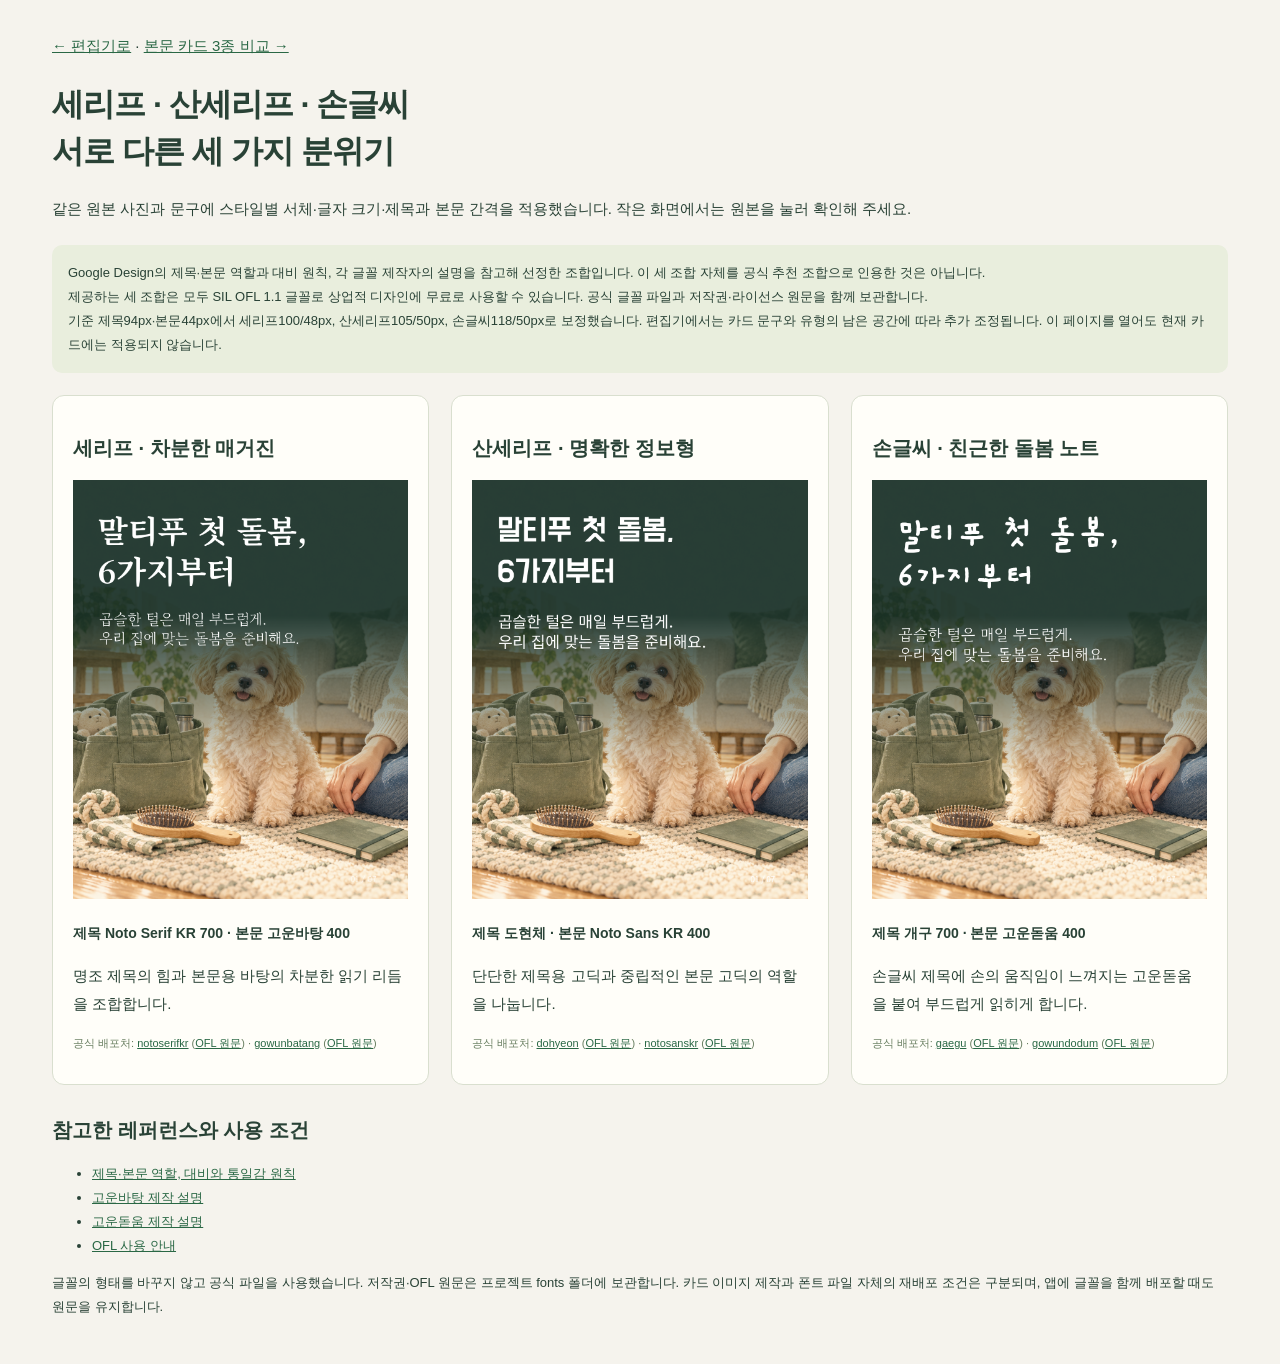
<file: source/extension/output/font-study-v1/index.html>
<!doctype html><html lang="ko"><meta charset="utf-8"><meta name="viewport" content="width=device-width,initial-scale=1"><title>세리프·산세리프·손글씨 폰트 조합</title><style>*{box-sizing:border-box}body{max-width:1240px;margin:auto;padding:32px;background:#f5f3ed;color:#294236;font:15px/1.85 "Malgun Gothic",sans-serif}h1{font-size:32px;line-height:1.45;letter-spacing:-1px}h2{font-size:20px;line-height:1.5}h3{font-size:14px}a{color:#2a6845}.grid{display:grid;grid-template-columns:repeat(3,1fr);gap:22px}article{min-width:0;background:#fffef9;border:1px solid #d9dfcf;border-radius:12px;padding:20px}img{width:100%;height:auto}.sources{font-size:11px;color:#687e60}.note{padding:16px;background:#e9eedd;border-radius:10px;margin:22px 0;font-size:13px}.refs{font-size:13px;margin-top:30px}@media(max-width:850px){.grid{grid-template-columns:1fr}body{padding:20px}h1{font-size:27px}article{max-width:540px;margin:auto}}</style><a href="/editor/">← 편집기로</a> · <a href="body.html">본문 카드 3종 비교 →</a><h1>세리프 · 산세리프 · 손글씨<br>서로 다른 세 가지 분위기</h1><p>같은 원본 사진과 문구에 스타일별 서체·글자 크기·제목과 본문 간격을 적용했습니다. 작은 화면에서는 원본을 눌러 확인해 주세요.</p><div class="note">Google Design의 제목·본문 역할과 대비 원칙, 각 글꼴 제작자의 설명을 참고해 선정한 조합입니다. 이 세 조합 자체를 공식 추천 조합으로 인용한 것은 아닙니다.<br>제공하는 세 조합은 모두 SIL OFL 1.1 글꼴로 상업적 디자인에 무료로 사용할 수 있습니다. 공식 글꼴 파일과 저작권·라이선스 원문을 함께 보관합니다.<br>기준 제목94px·본문44px에서 세리프100/48px, 산세리프105/50px, 손글씨118/50px로 보정했습니다. 편집기에서는 카드 문구와 유형의 남은 공간에 따라 추가 조정됩니다. 이 페이지를 열어도 현재 카드에는 적용되지 않습니다.</div><div class="grid"><article><h2>세리프 · 차분한 매거진</h2><a href="serif.png" target="_blank"><img src="serif.png" alt="세리프 · 차분한 매거진 제목과 본문 비교"></a><h3>제목 Noto Serif KR 700 · 본문 고운바탕 400</h3><p>명조 제목의 힘과 본문용 바탕의 차분한 읽기 리듬을 조합합니다.</p><p class="sources">공식 배포처: <a href="https://github.com/google/fonts/tree/main/ofl/notoserifkr" target="_blank" rel="noreferrer">notoserifkr</a> (<a href="https://raw.githubusercontent.com/google/fonts/main/ofl/notoserifkr/OFL.txt" target="_blank" rel="noreferrer">OFL 원문</a>) · <a href="https://github.com/google/fonts/tree/main/ofl/gowunbatang" target="_blank" rel="noreferrer">gowunbatang</a> (<a href="https://raw.githubusercontent.com/google/fonts/main/ofl/gowunbatang/OFL.txt" target="_blank" rel="noreferrer">OFL 원문</a>)</p></article><article><h2>산세리프 · 명확한 정보형</h2><a href="sans.png" target="_blank"><img src="sans.png" alt="산세리프 · 명확한 정보형 제목과 본문 비교"></a><h3>제목 도현체 · 본문 Noto Sans KR 400</h3><p>단단한 제목용 고딕과 중립적인 본문 고딕의 역할을 나눕니다.</p><p class="sources">공식 배포처: <a href="https://github.com/google/fonts/tree/main/ofl/dohyeon" target="_blank" rel="noreferrer">dohyeon</a> (<a href="https://raw.githubusercontent.com/google/fonts/main/ofl/dohyeon/OFL.txt" target="_blank" rel="noreferrer">OFL 원문</a>) · <a href="https://github.com/google/fonts/tree/main/ofl/notosanskr" target="_blank" rel="noreferrer">notosanskr</a> (<a href="https://raw.githubusercontent.com/google/fonts/main/ofl/notosanskr/OFL.txt" target="_blank" rel="noreferrer">OFL 원문</a>)</p></article><article><h2>손글씨 · 친근한 돌봄 노트</h2><a href="hand.png" target="_blank"><img src="hand.png" alt="손글씨 · 친근한 돌봄 노트 제목과 본문 비교"></a><h3>제목 개구 700 · 본문 고운돋움 400</h3><p>손글씨 제목에 손의 움직임이 느껴지는 고운돋움을 붙여 부드럽게 읽히게 합니다.</p><p class="sources">공식 배포처: <a href="https://github.com/google/fonts/tree/main/ofl/gaegu" target="_blank" rel="noreferrer">gaegu</a> (<a href="https://raw.githubusercontent.com/google/fonts/main/ofl/gaegu/OFL.txt" target="_blank" rel="noreferrer">OFL 원문</a>) · <a href="https://github.com/google/fonts/tree/main/ofl/gowundodum" target="_blank" rel="noreferrer">gowundodum</a> (<a href="https://raw.githubusercontent.com/google/fonts/main/ofl/gowundodum/OFL.txt" target="_blank" rel="noreferrer">OFL 원문</a>)</p></article></div><section class="refs"><h2>참고한 레퍼런스와 사용 조건</h2><ul><li><a href="https://design.google/library/choosing-web-fonts-beginners-guide" target="_blank" rel="noreferrer">제목·본문 역할, 대비와 통일감 원칙</a></li><li><a href="https://raw.githubusercontent.com/google/fonts/main/ofl/gowunbatang/DESCRIPTION.en_us.html" target="_blank" rel="noreferrer">고운바탕 제작 설명</a></li><li><a href="https://raw.githubusercontent.com/google/fonts/main/ofl/gowundodum/DESCRIPTION.en_us.html" target="_blank" rel="noreferrer">고운돋움 제작 설명</a></li><li><a href="https://openfontlicense.org/ofl-faq/" target="_blank" rel="noreferrer">OFL 사용 안내</a></li></ul><p>글꼴의 형태를 바꾸지 않고 공식 파일을 사용했습니다. 저작권·OFL 원문은 프로젝트 fonts 폴더에 보관합니다. 카드 이미지 제작과 폰트 파일 자체의 재배포 조건은 구분되며, 앱에 글꼴을 함께 배포할 때도 원문을 유지합니다.</p></section></html>
</file>
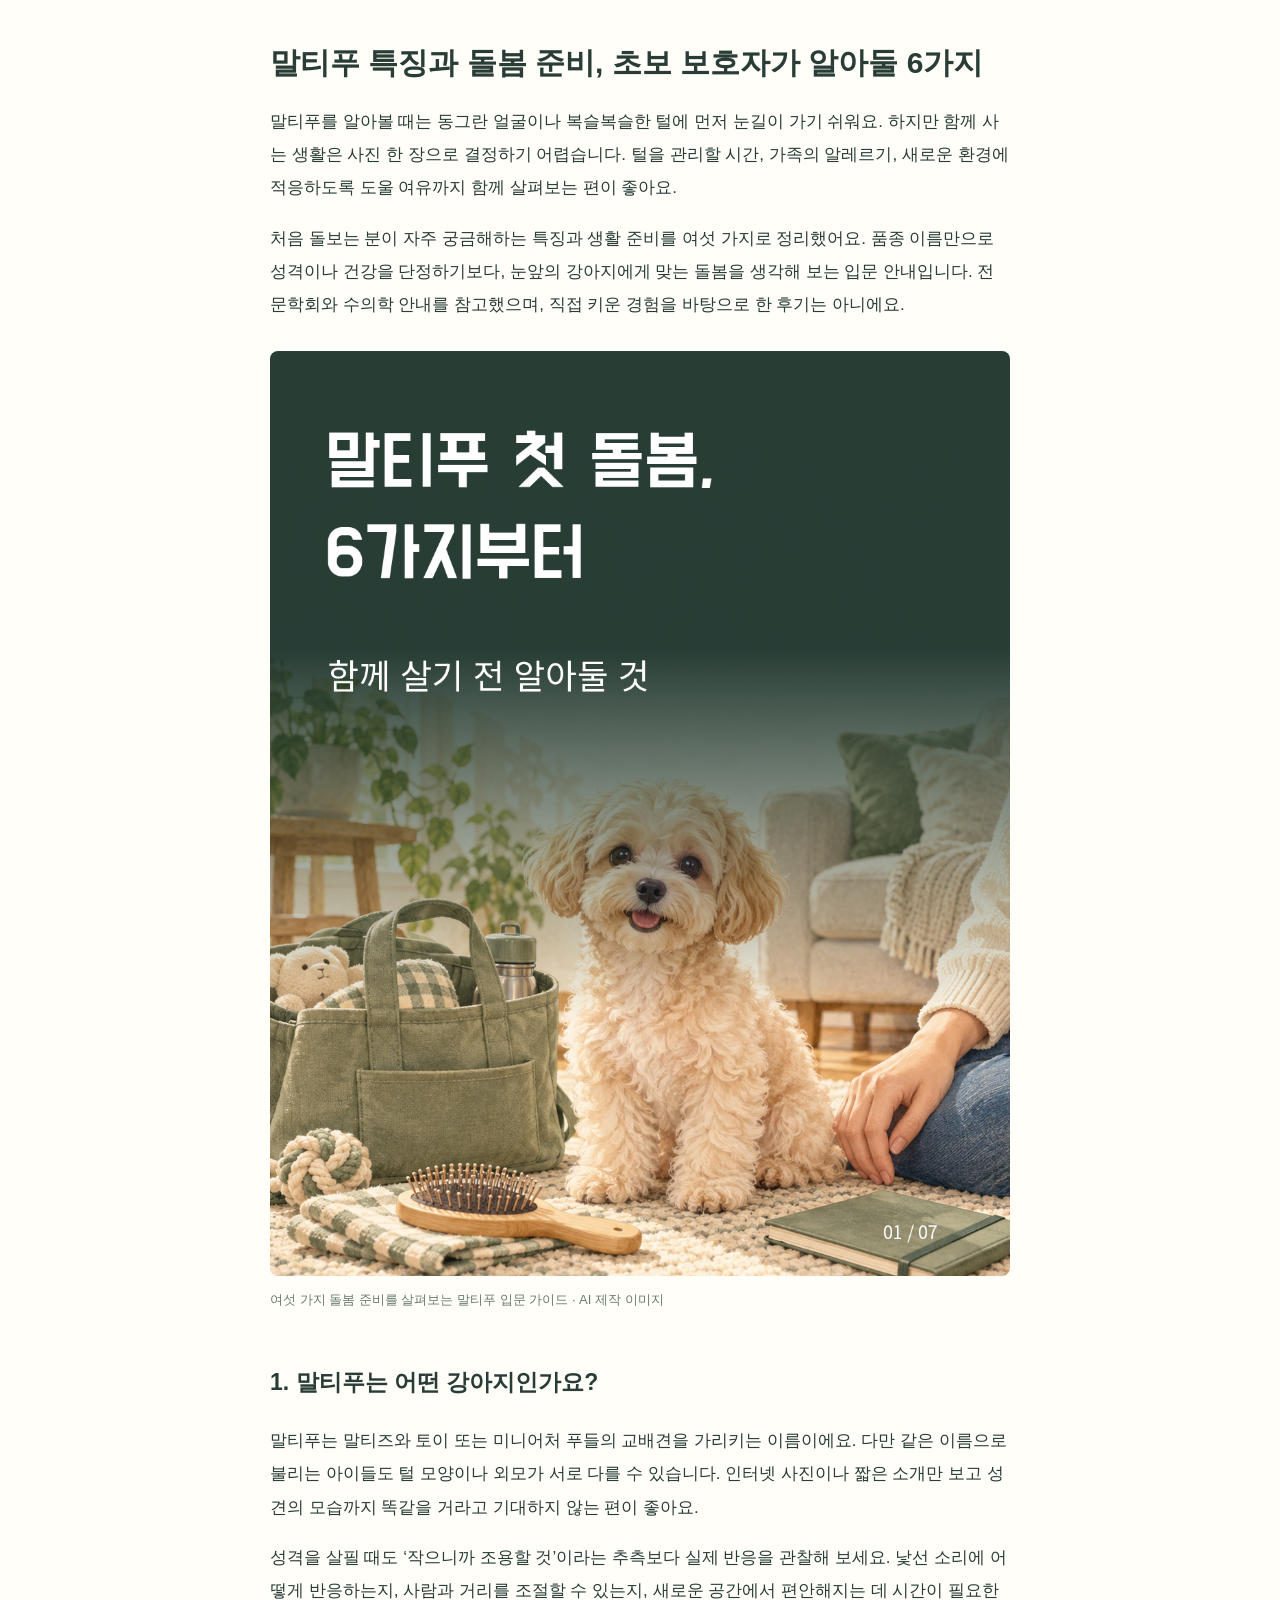
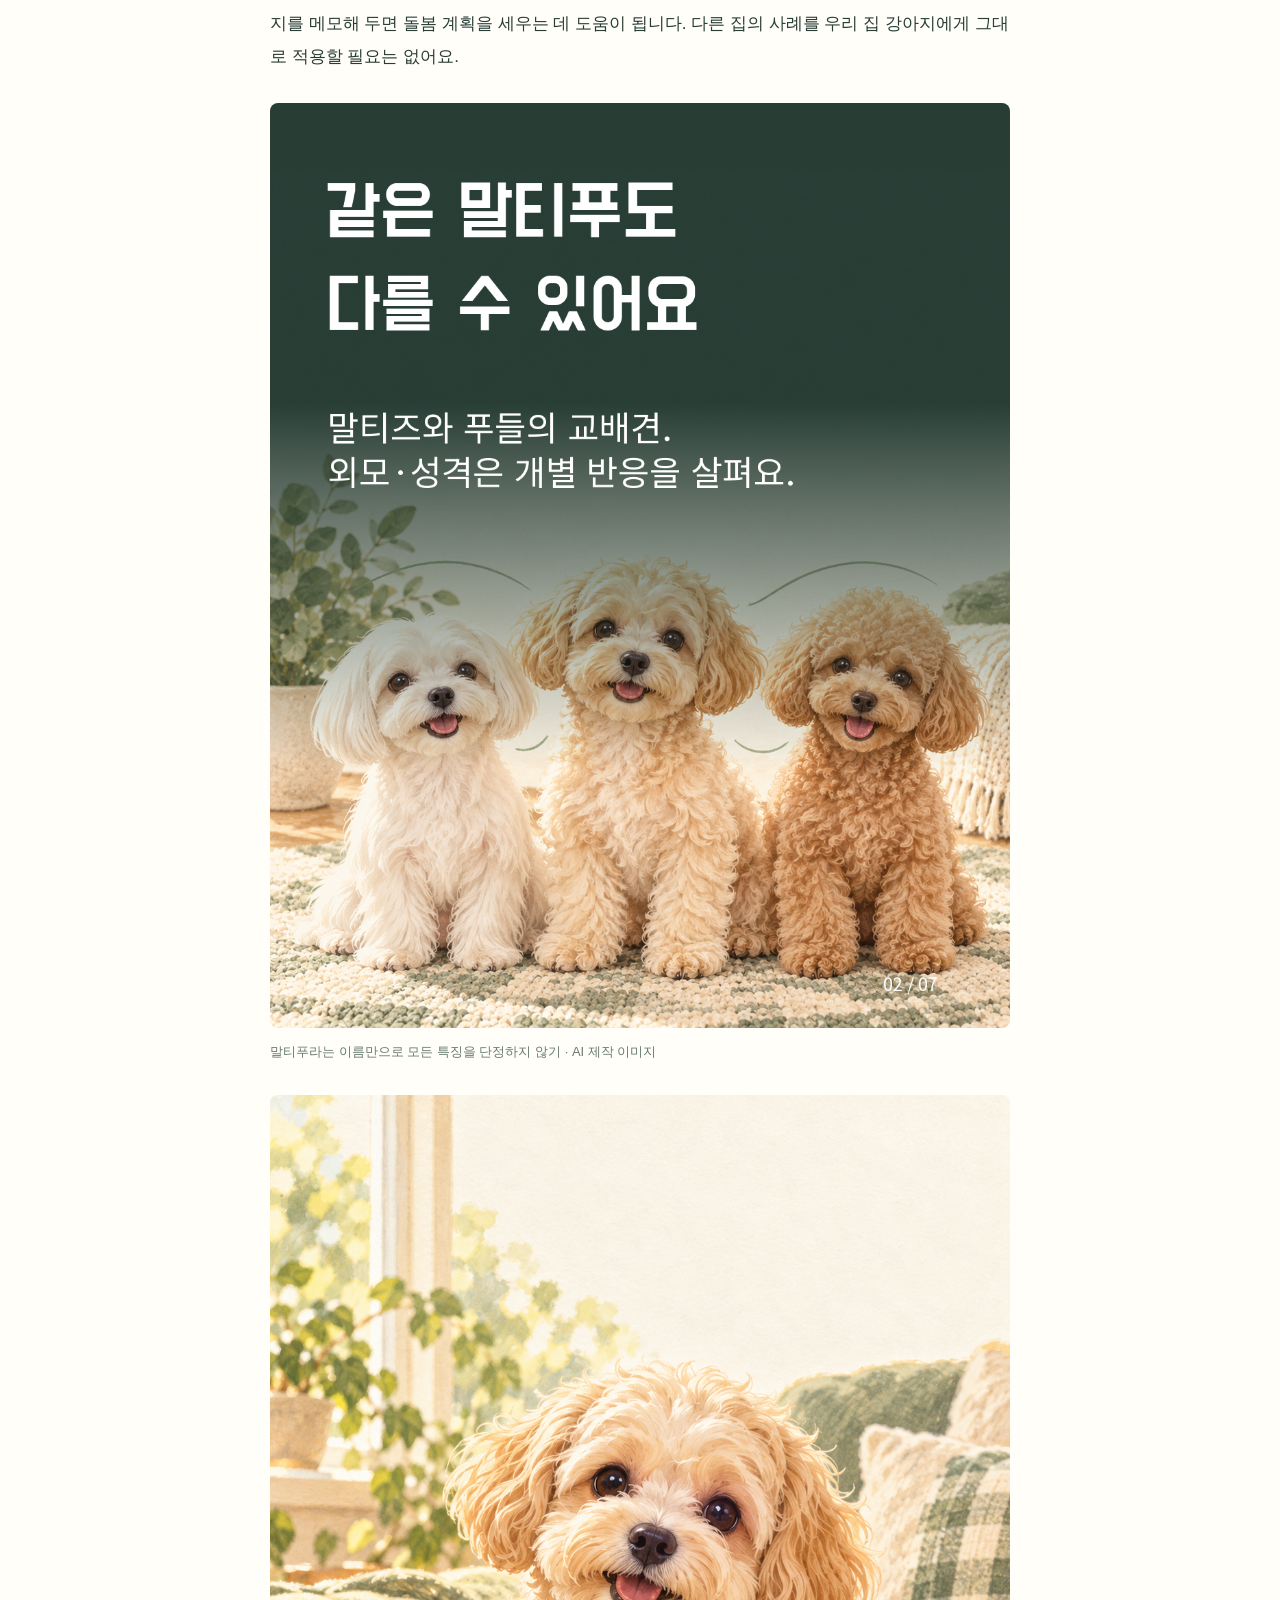
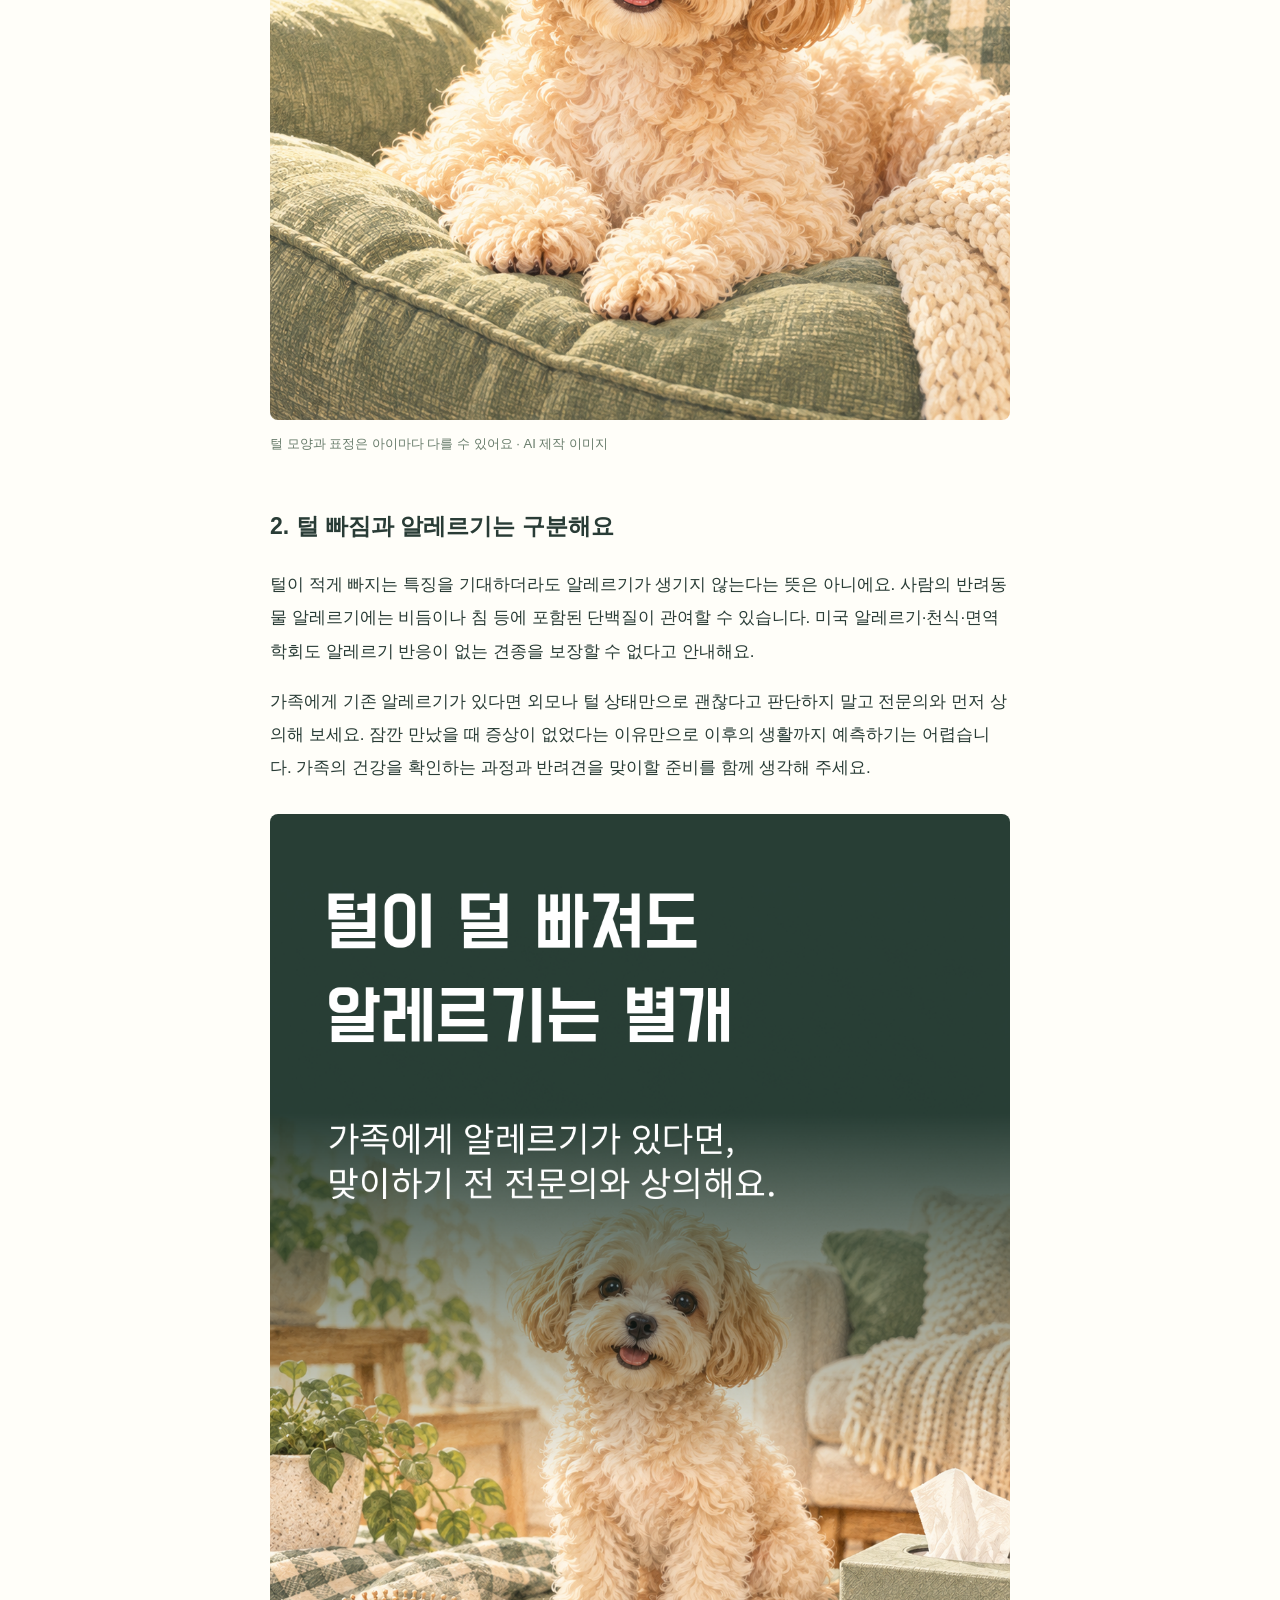
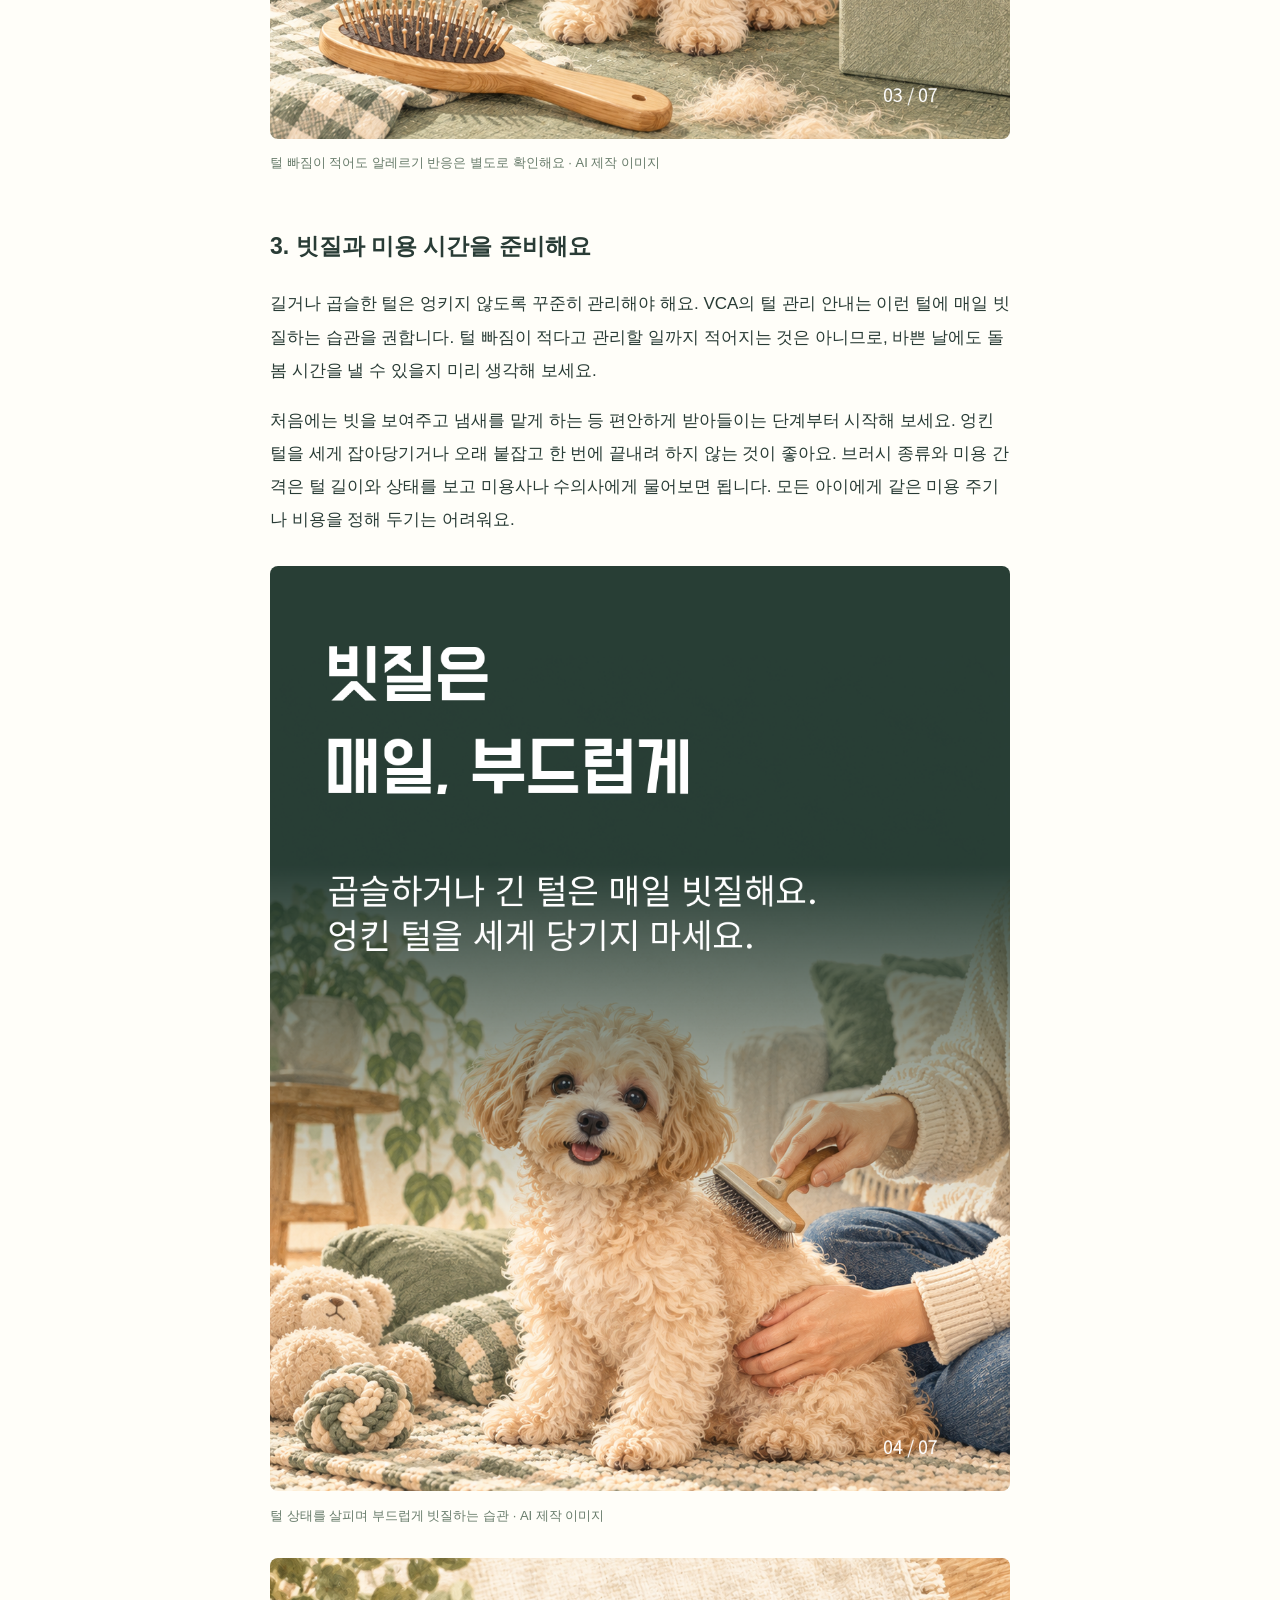
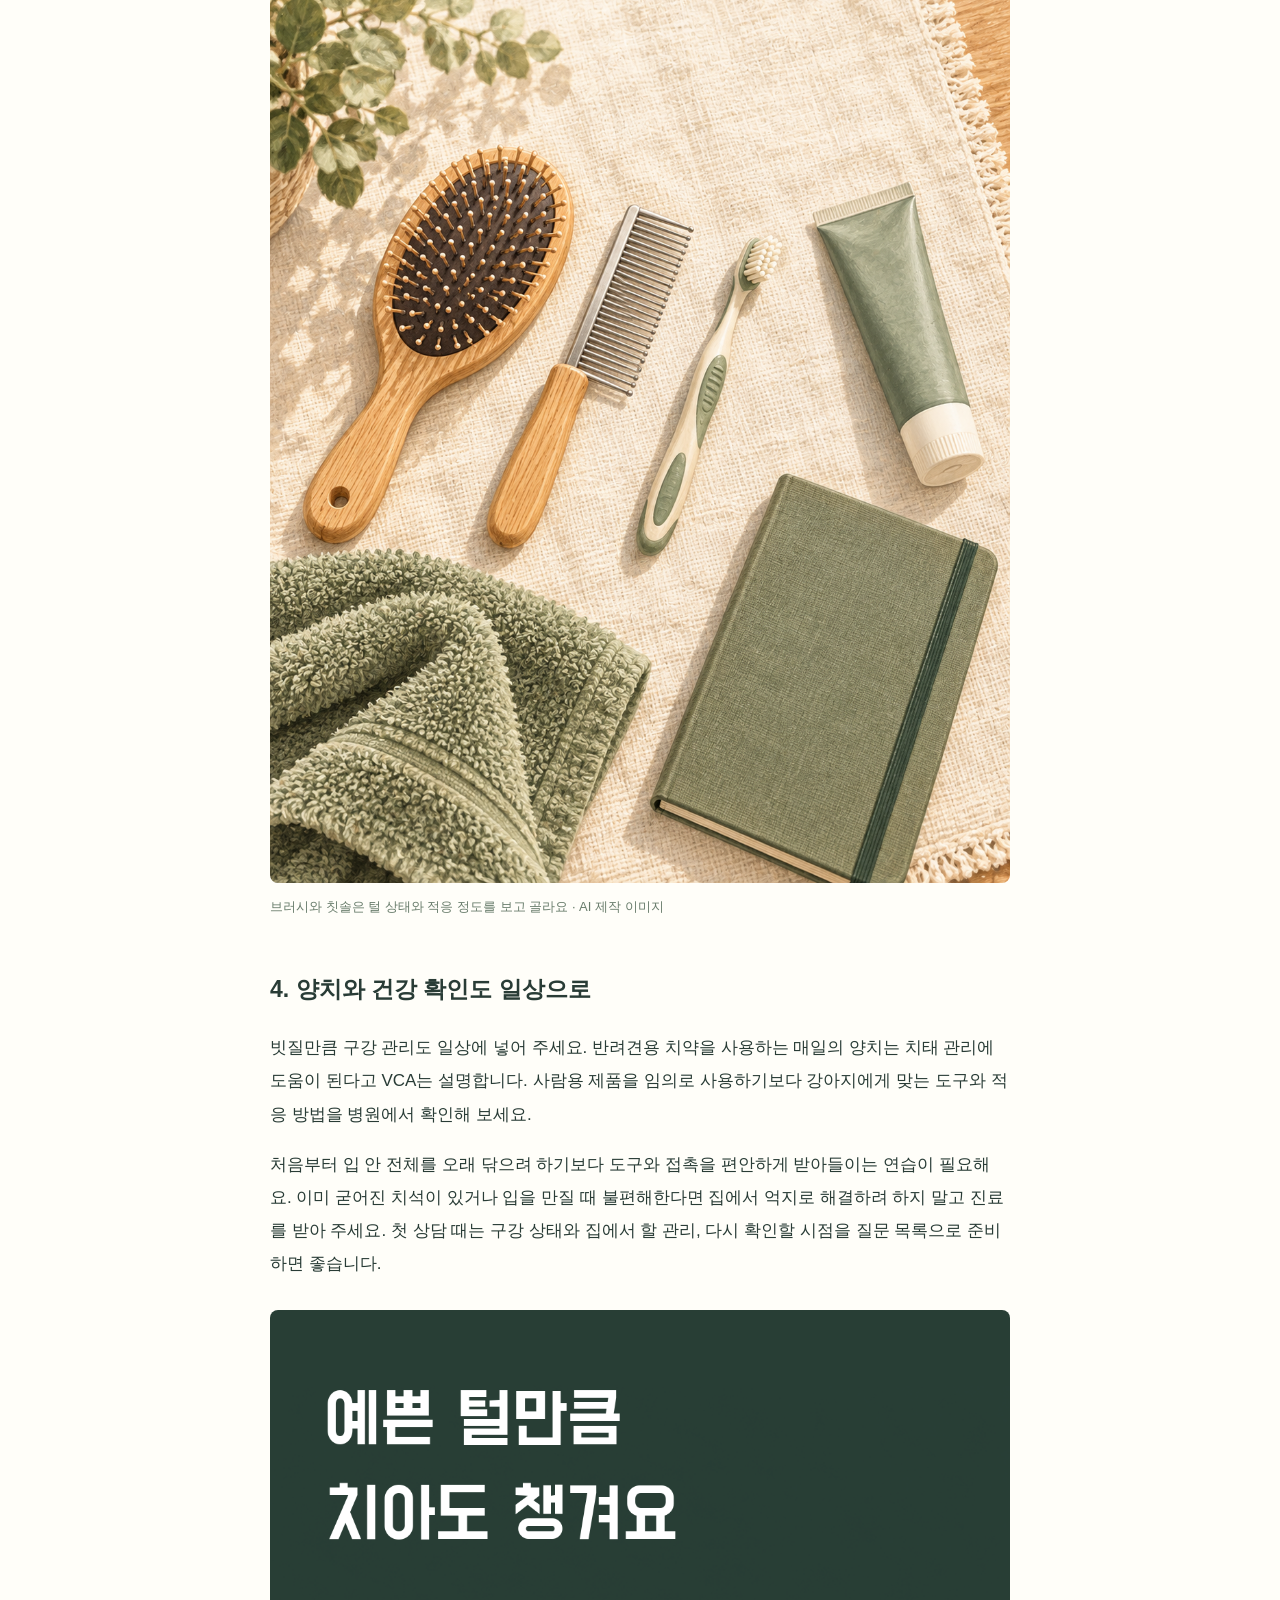
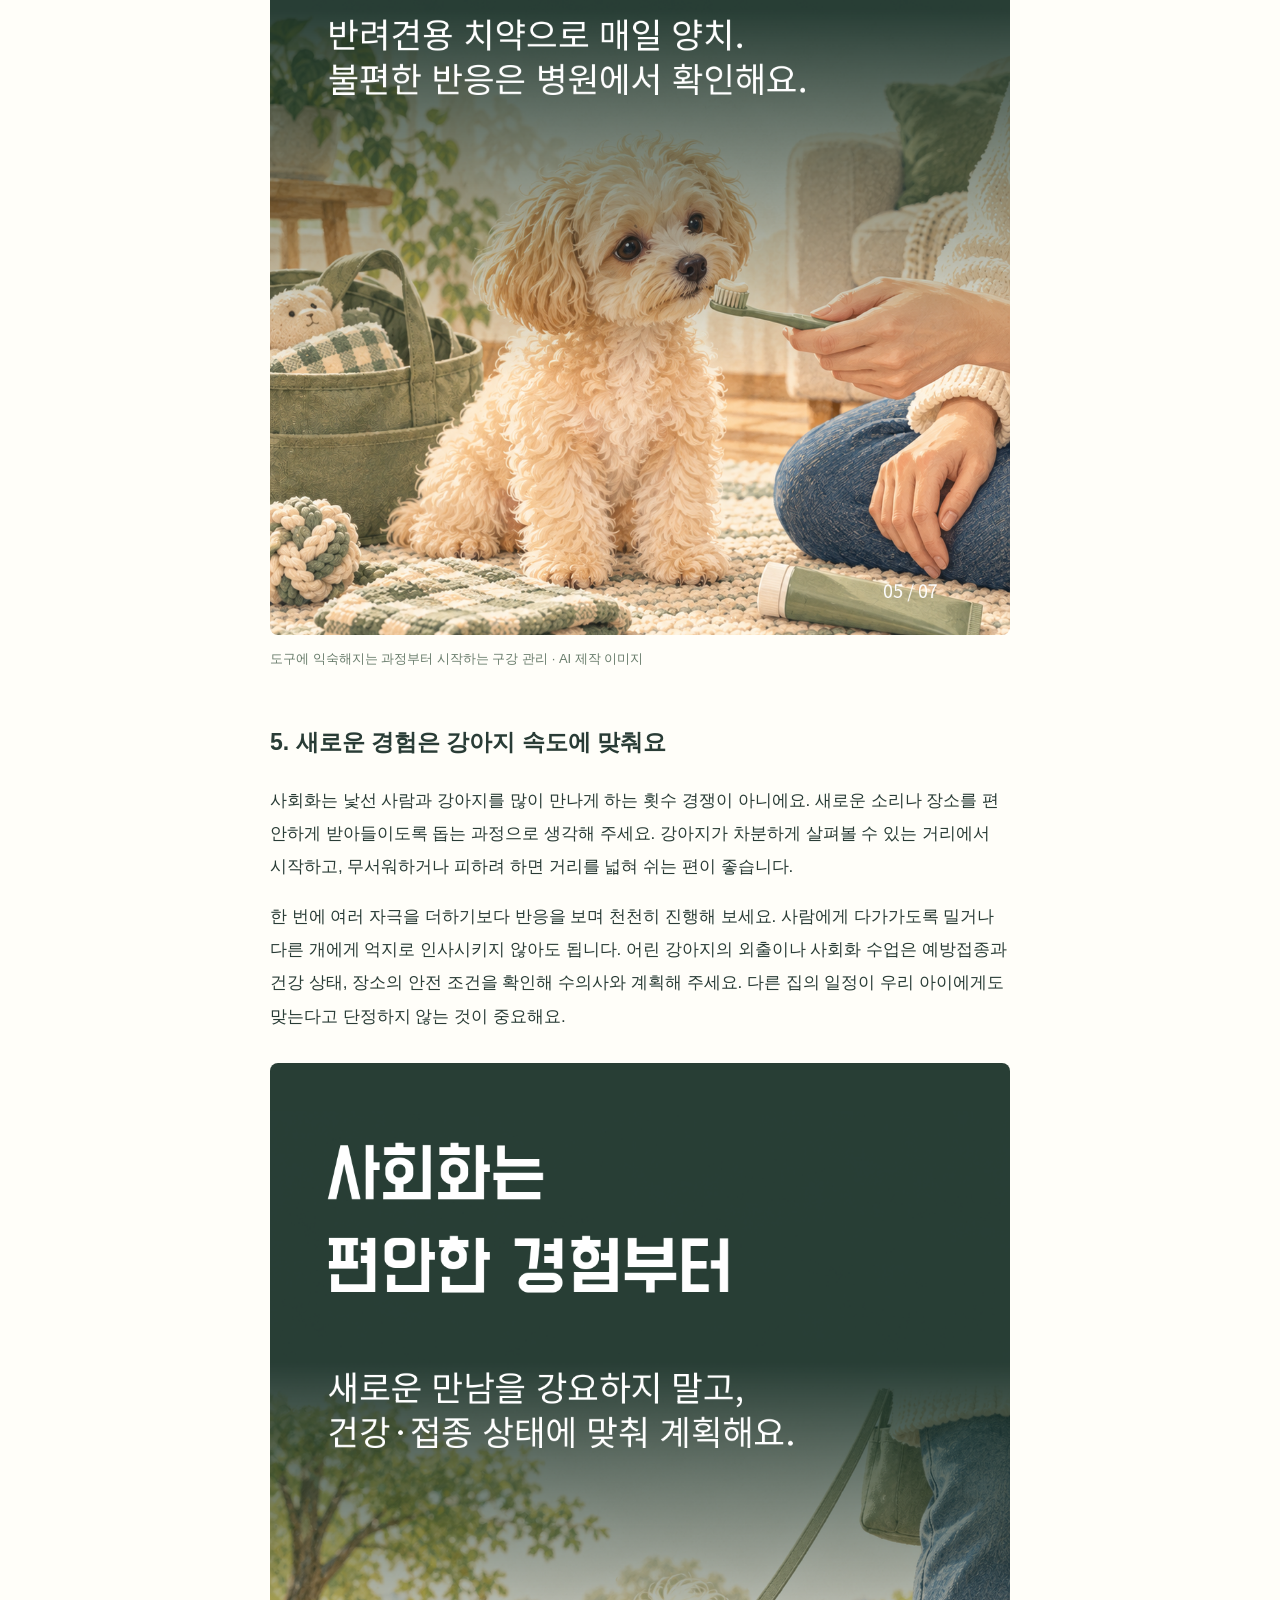
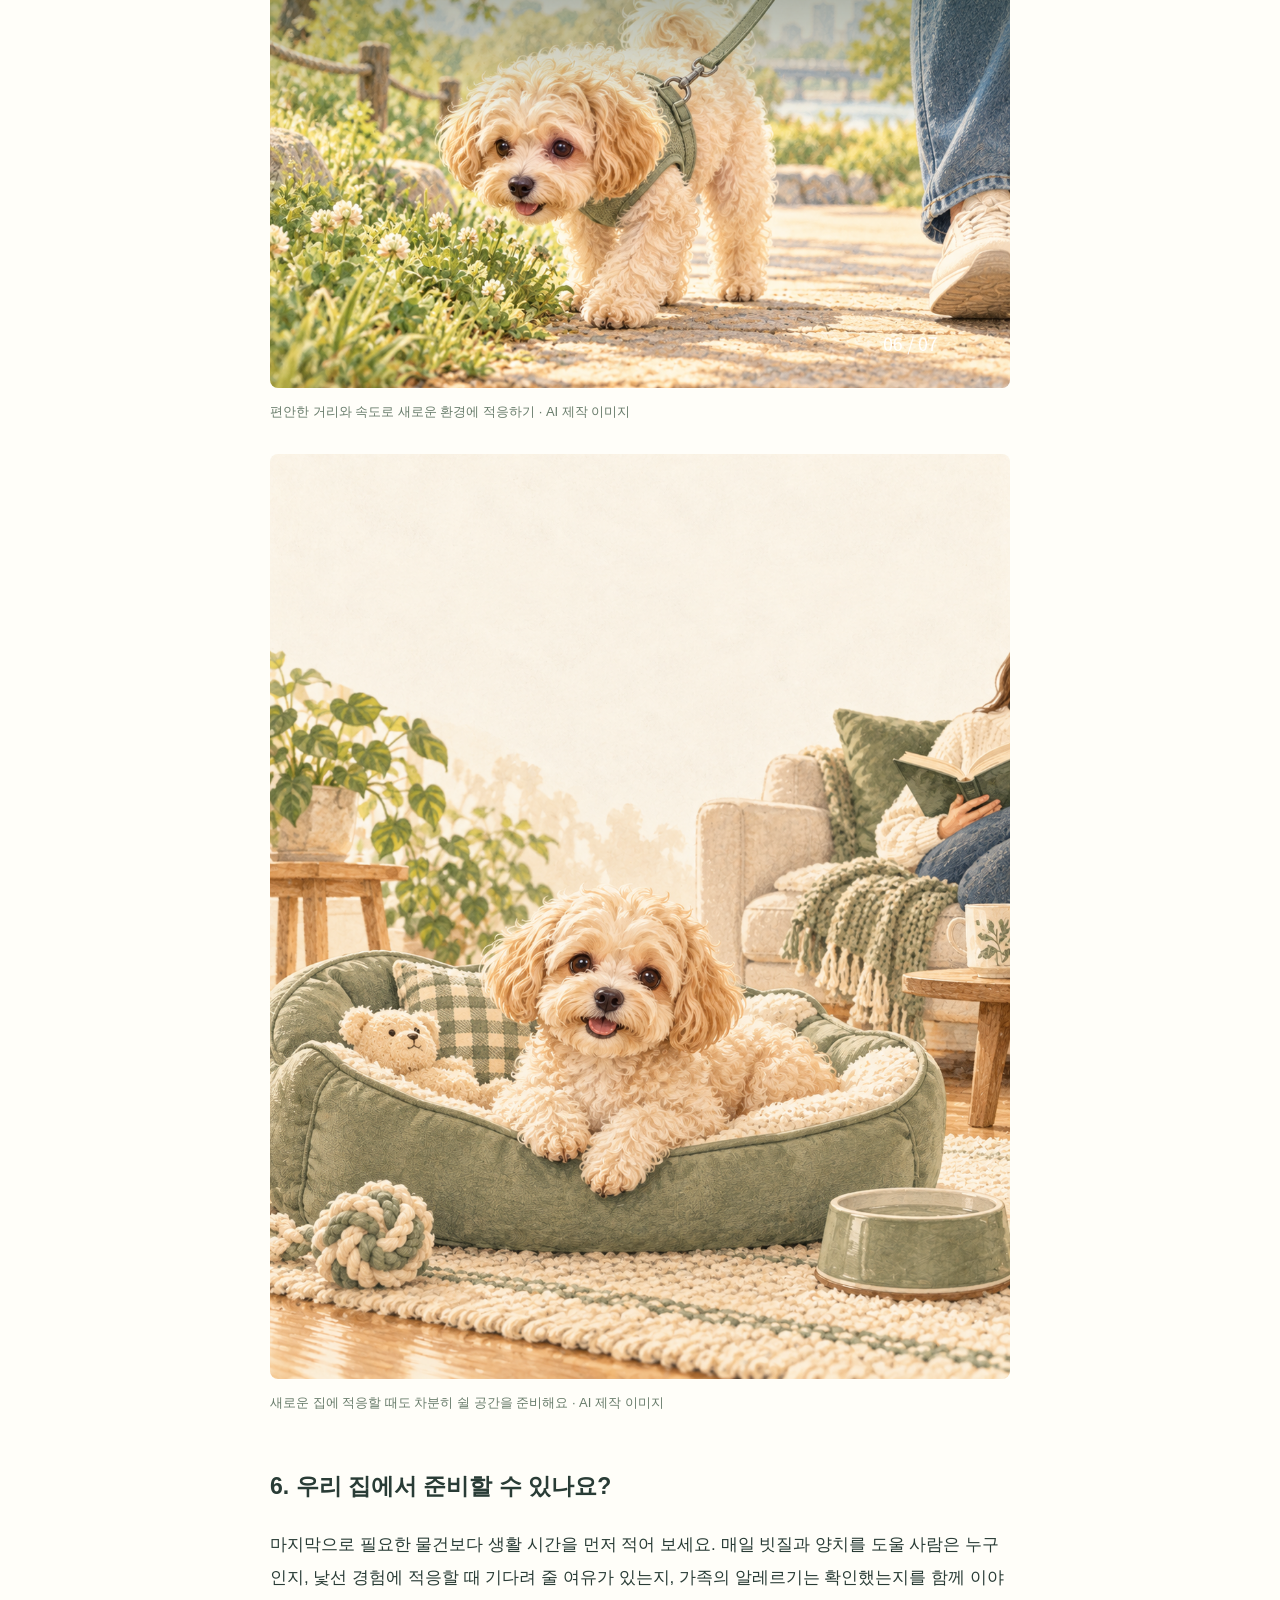
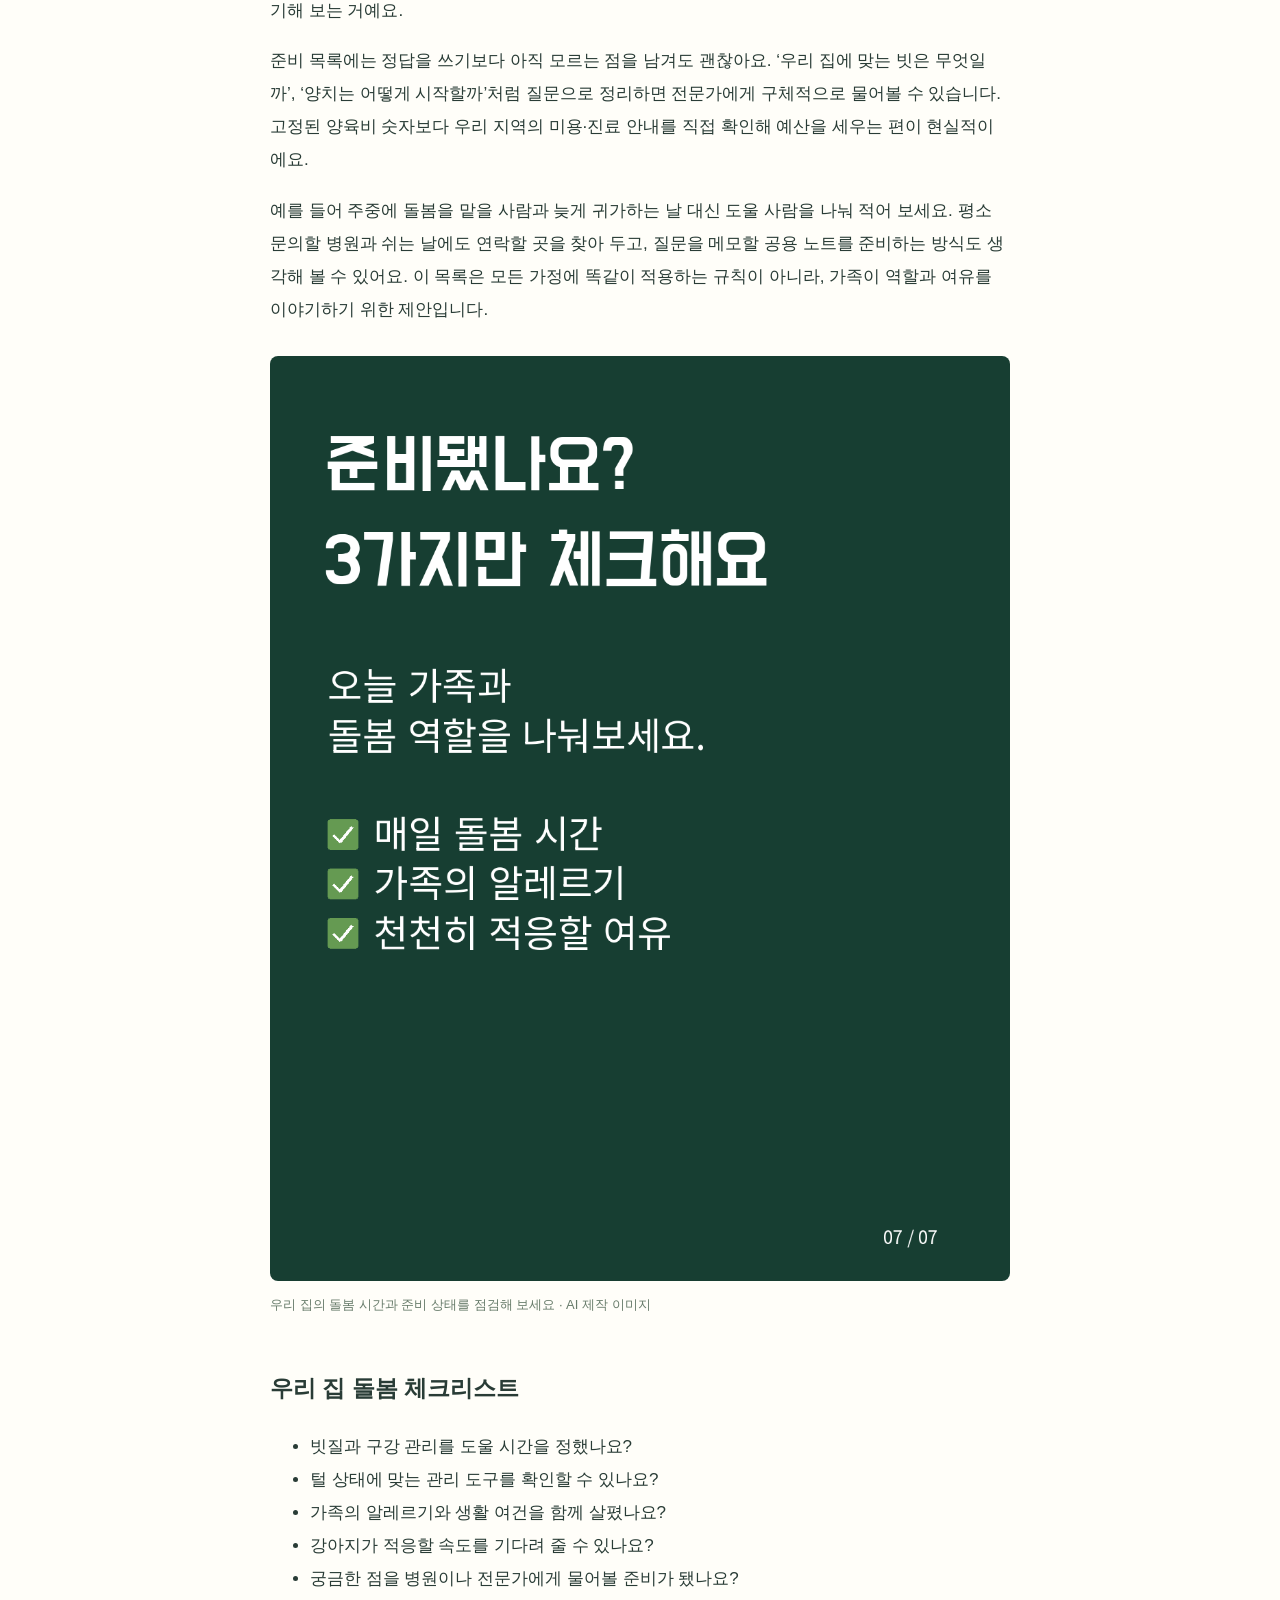
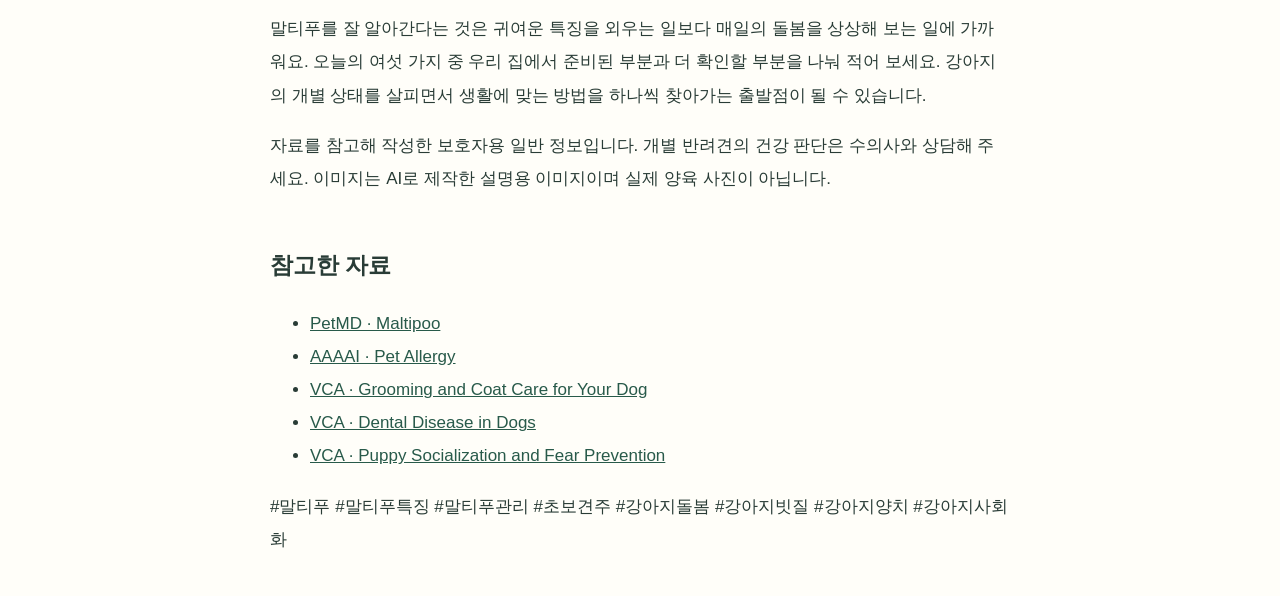
<file: results/dog-blog/미리보기.html>
<!doctype html><html lang="ko"><meta charset="utf-8"><meta name="viewport" content="width=device-width, initial-scale=1"><title>말티푸 특징과 돌봄 준비, 초보 보호자가 알아둘 6가지</title><style>body{max-width:740px;margin:40px auto;padding:0 24px;background:#fffef9;color:#293c36;font:17px/1.95 "Malgun Gothic",sans-serif}h1{font-size:30px;line-height:1.5}h2{font-size:23px;margin-top:48px}p{white-space:pre-wrap}figure{margin:30px 0}img{width:100%;height:auto;border-radius:8px}figcaption{font-size:13px;color:#687c6b}a{color:#285a4a}</style><h1>말티푸 특징과 돌봄 준비, 초보 보호자가 알아둘 6가지</h1><p>말티푸를 알아볼 때는 동그란 얼굴이나 복슬복슬한 털에 먼저 눈길이 가기 쉬워요. 하지만 함께 사는 생활은 사진 한 장으로 결정하기 어렵습니다. 털을 관리할 시간, 가족의 알레르기, 새로운 환경에 적응하도록 도울 여유까지 함께 살펴보는 편이 좋아요.</p><p>처음 돌보는 분이 자주 궁금해하는 특징과 생활 준비를 여섯 가지로 정리했어요. 품종 이름만으로 성격이나 건강을 단정하기보다, 눈앞의 강아지에게 맞는 돌봄을 생각해 보는 입문 안내입니다. 전문학회와 수의학 안내를 참고했으며, 직접 키운 경험을 바탕으로 한 후기는 아니에요.</p><figure><img src="images/01.png" alt="생활용품 옆에 앉은 크림색 말티푸를 그린 표지"><figcaption>여섯 가지 돌봄 준비를 살펴보는 말티푸 입문 가이드 · AI 제작 이미지</figcaption></figure><h2>1. 말티푸는 어떤 강아지인가요?</h2><p>말티푸는 말티즈와 토이 또는 미니어처 푸들의 교배견을 가리키는 이름이에요. 다만 같은 이름으로 불리는 아이들도 털 모양이나 외모가 서로 다를 수 있습니다. 인터넷 사진이나 짧은 소개만 보고 성견의 모습까지 똑같을 거라고 기대하지 않는 편이 좋아요.</p><p>성격을 살필 때도 ‘작으니까 조용할 것’이라는 추측보다 실제 반응을 관찰해 보세요. 낯선 소리에 어떻게 반응하는지, 사람과 거리를 조절할 수 있는지, 새로운 공간에서 편안해지는 데 시간이 필요한지를 메모해 두면 돌봄 계획을 세우는 데 도움이 됩니다. 다른 집의 사례를 우리 집 강아지에게 그대로 적용할 필요는 없어요.</p><figure><img src="images/02.png" alt="말티즈와 말티푸, 토이 푸들을 나란히 표현한 설명 그림"><figcaption>말티푸라는 이름만으로 모든 특징을 단정하지 않기 · AI 제작 이미지</figcaption></figure><figure><img src="images/08.png" alt="세이지색 쿠션에서 쉬는 크림색 말티푸의 얼굴 그림"><figcaption>털 모양과 표정은 아이마다 다를 수 있어요 · AI 제작 이미지</figcaption></figure><h2>2. 털 빠짐과 알레르기는 구분해요</h2><p>털이 적게 빠지는 특징을 기대하더라도 알레르기가 생기지 않는다는 뜻은 아니에요. 사람의 반려동물 알레르기에는 비듬이나 침 등에 포함된 단백질이 관여할 수 있습니다. 미국 알레르기·천식·면역학회도 알레르기 반응이 없는 견종을 보장할 수 없다고 안내해요.</p><p>가족에게 기존 알레르기가 있다면 외모나 털 상태만으로 괜찮다고 판단하지 말고 전문의와 먼저 상의해 보세요. 잠깐 만났을 때 증상이 없었다는 이유만으로 이후의 생활까지 예측하기는 어렵습니다. 가족의 건강을 확인하는 과정과 반려견을 맞이할 준비를 함께 생각해 주세요.</p><figure><img src="images/03.png" alt="말티푸와 빗, 휴지를 함께 배치한 알레르기 설명 그림"><figcaption>털 빠짐이 적어도 알레르기 반응은 별도로 확인해요 · AI 제작 이미지</figcaption></figure><h2>3. 빗질과 미용 시간을 준비해요</h2><p>길거나 곱슬한 털은 엉키지 않도록 꾸준히 관리해야 해요. VCA의 털 관리 안내는 이런 털에 매일 빗질하는 습관을 권합니다. 털 빠짐이 적다고 관리할 일까지 적어지는 것은 아니므로, 바쁜 날에도 돌봄 시간을 낼 수 있을지 미리 생각해 보세요.</p><p>처음에는 빗을 보여주고 냄새를 맡게 하는 등 편안하게 받아들이는 단계부터 시작해 보세요. 엉킨 털을 세게 잡아당기거나 오래 붙잡고 한 번에 끝내려 하지 않는 것이 좋아요. 브러시 종류와 미용 간격은 털 길이와 상태를 보고 미용사나 수의사에게 물어보면 됩니다. 모든 아이에게 같은 미용 주기나 비용을 정해 두기는 어려워요.</p><figure><img src="images/04.png" alt="편안한 말티푸의 등을 보호자가 부드럽게 빗는 그림"><figcaption>털 상태를 살피며 부드럽게 빗질하는 습관 · AI 제작 이미지</figcaption></figure><figure><img src="images/09.png" alt="브러시와 빗, 강아지용 칫솔, 수건을 정리한 돌봄 도구 그림"><figcaption>브러시와 칫솔은 털 상태와 적응 정도를 보고 골라요 · AI 제작 이미지</figcaption></figure><h2>4. 양치와 건강 확인도 일상으로</h2><p>빗질만큼 구강 관리도 일상에 넣어 주세요. 반려견용 치약을 사용하는 매일의 양치는 치태 관리에 도움이 된다고 VCA는 설명합니다. 사람용 제품을 임의로 사용하기보다 강아지에게 맞는 도구와 적응 방법을 병원에서 확인해 보세요.</p><p>처음부터 입 안 전체를 오래 닦으려 하기보다 도구와 접촉을 편안하게 받아들이는 연습이 필요해요. 이미 굳어진 치석이 있거나 입을 만질 때 불편해한다면 집에서 억지로 해결하려 하지 말고 진료를 받아 주세요. 첫 상담 때는 구강 상태와 집에서 할 관리, 다시 확인할 시점을 질문 목록으로 준비하면 좋습니다.</p><figure><img src="images/05.png" alt="보호자가 든 칫솔의 냄새를 맡는 말티푸 그림"><figcaption>도구에 익숙해지는 과정부터 시작하는 구강 관리 · AI 제작 이미지</figcaption></figure><h2>5. 새로운 경험은 강아지 속도에 맞춰요</h2><p>사회화는 낯선 사람과 강아지를 많이 만나게 하는 횟수 경쟁이 아니에요. 새로운 소리나 장소를 편안하게 받아들이도록 돕는 과정으로 생각해 주세요. 강아지가 차분하게 살펴볼 수 있는 거리에서 시작하고, 무서워하거나 피하려 하면 거리를 넓혀 쉬는 편이 좋습니다.</p><p>한 번에 여러 자극을 더하기보다 반응을 보며 천천히 진행해 보세요. 사람에게 다가가도록 밀거나 다른 개에게 억지로 인사시키지 않아도 됩니다. 어린 강아지의 외출이나 사회화 수업은 예방접종과 건강 상태, 장소의 안전 조건을 확인해 수의사와 계획해 주세요. 다른 집의 일정이 우리 아이에게도 맞는다고 단정하지 않는 것이 중요해요.</p><figure><img src="images/06.png" alt="느슨한 줄과 하네스를 착용하고 조용한 공원을 살피는 말티푸"><figcaption>편안한 거리와 속도로 새로운 환경에 적응하기 · AI 제작 이미지</figcaption></figure><figure><img src="images/10.png" alt="거실의 조용한 침대에서 쉬는 크림색 말티푸 그림"><figcaption>새로운 집에 적응할 때도 차분히 쉴 공간을 준비해요 · AI 제작 이미지</figcaption></figure><h2>6. 우리 집에서 준비할 수 있나요?</h2><p>마지막으로 필요한 물건보다 생활 시간을 먼저 적어 보세요. 매일 빗질과 양치를 도울 사람은 누구인지, 낯선 경험에 적응할 때 기다려 줄 여유가 있는지, 가족의 알레르기는 확인했는지를 함께 이야기해 보는 거예요.</p><p>준비 목록에는 정답을 쓰기보다 아직 모르는 점을 남겨도 괜찮아요. ‘우리 집에 맞는 빗은 무엇일까’, ‘양치는 어떻게 시작할까’처럼 질문으로 정리하면 전문가에게 구체적으로 물어볼 수 있습니다. 고정된 양육비 숫자보다 우리 지역의 미용·진료 안내를 직접 확인해 예산을 세우는 편이 현실적이에요.</p><p>예를 들어 주중에 돌봄을 맡을 사람과 늦게 귀가하는 날 대신 도울 사람을 나눠 적어 보세요. 평소 문의할 병원과 쉬는 날에도 연락할 곳을 찾아 두고, 질문을 메모할 공용 노트를 준비하는 방식도 생각해 볼 수 있어요. 이 목록은 모든 가정에 똑같이 적용하는 규칙이 아니라, 가족이 역할과 여유를 이야기하기 위한 제안입니다.</p><figure><img src="images/07.png" alt="돌봄 도구 옆 매트에서 쉬는 말티푸를 그린 체크리스트 카드"><figcaption>우리 집의 돌봄 시간과 준비 상태를 점검해 보세요 · AI 제작 이미지</figcaption></figure><h2>우리 집 돌봄 체크리스트</h2><ul><li>빗질과 구강 관리를 도울 시간을 정했나요?</li><li>털 상태에 맞는 관리 도구를 확인할 수 있나요?</li><li>가족의 알레르기와 생활 여건을 함께 살폈나요?</li><li>강아지가 적응할 속도를 기다려 줄 수 있나요?</li><li>궁금한 점을 병원이나 전문가에게 물어볼 준비가 됐나요?</li></ul><p>말티푸를 잘 알아간다는 것은 귀여운 특징을 외우는 일보다 매일의 돌봄을 상상해 보는 일에 가까워요. 오늘의 여섯 가지 중 우리 집에서 준비된 부분과 더 확인할 부분을 나눠 적어 보세요. 강아지의 개별 상태를 살피면서 생활에 맞는 방법을 하나씩 찾아가는 출발점이 될 수 있습니다.</p><p>자료를 참고해 작성한 보호자용 일반 정보입니다. 개별 반려견의 건강 판단은 수의사와 상담해 주세요. 이미지는 AI로 제작한 설명용 이미지이며 실제 양육 사진이 아닙니다.</p><h2>참고한 자료</h2><ul><li><a href="https://www.petmd.com/dog/breeds/maltipoo">PetMD · Maltipoo</a></li><li><a href="https://www.aaaai.org/conditions-treatments/allergies/pet-allergy">AAAAI · Pet Allergy</a></li><li><a href="https://vcahospitals.com/know-your-pet/grooming-and-coat-care-for-your-dog">VCA · Grooming and Coat Care for Your Dog</a></li><li><a href="https://vcahospitals.com/know-your-pet/dental-disease-in-dogs">VCA · Dental Disease in Dogs</a></li><li><a href="https://vcahospitals.com/know-your-pet/puppy-behavior-and-training---socialization-and-fear-prevention">VCA · Puppy Socialization and Fear Prevention</a></li></ul><p>#말티푸 #말티푸특징 #말티푸관리 #초보견주 #강아지돌봄 #강아지빗질 #강아지양치 #강아지사회화</p></html>
</file>
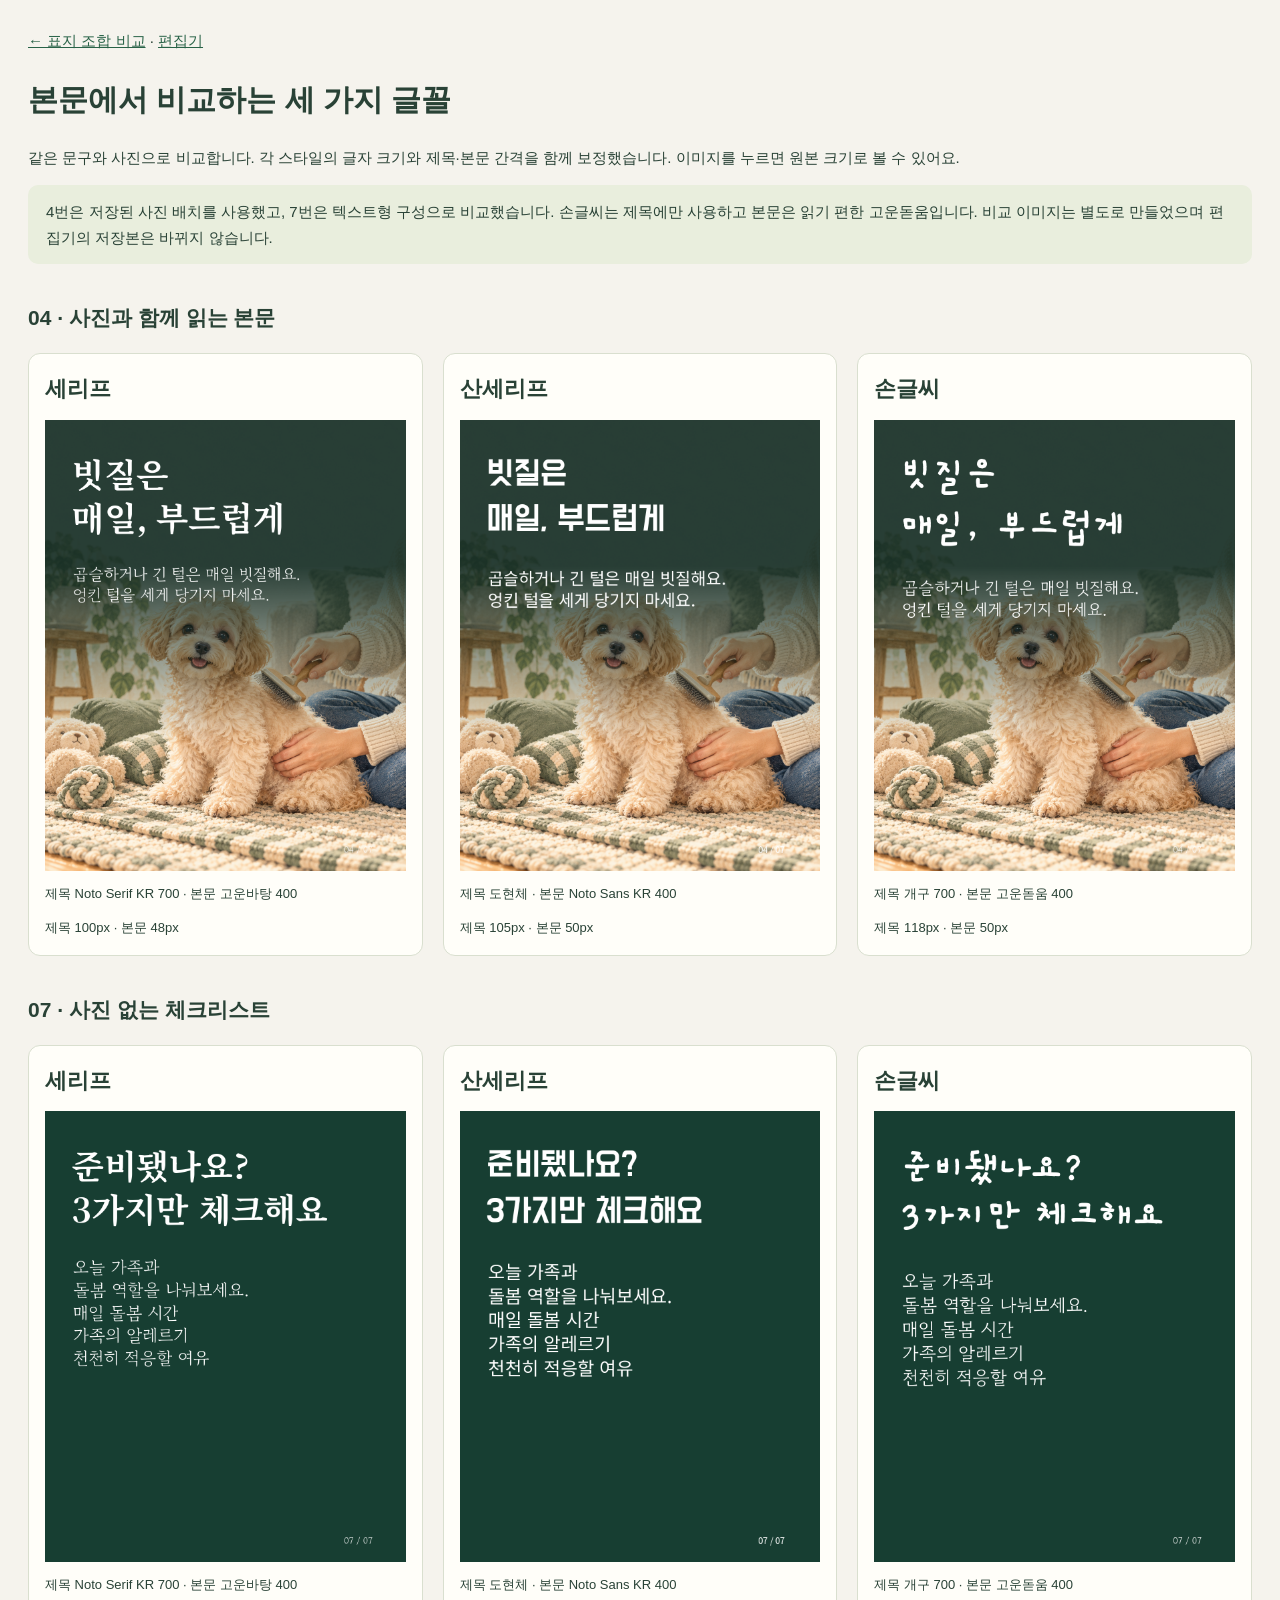
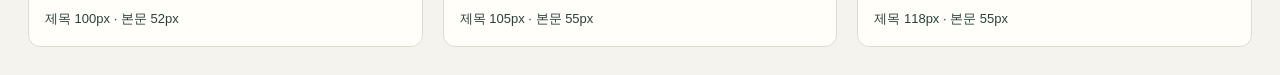
<file: source/extension/output/font-study-v1/body.html>
<!doctype html><html lang="ko"><meta charset="utf-8"><meta name="viewport" content="width=device-width,initial-scale=1"><title>본문 카드 폰트 비교</title><style>*{box-sizing:border-box}body{max-width:1320px;margin:auto;padding:28px;background:#f5f3ed;color:#294236;font:15px/1.7 "Malgun Gothic",sans-serif}a{color:#286247}h1{font-size:30px}h2{margin-top:36px;font-size:21px}.grid{display:grid;grid-template-columns:repeat(3,1fr);gap:20px}article{min-width:0;padding:16px;background:#fffef9;border-radius:12px;border:1px solid #d9dfcf}h3{margin:0 0 12px;font-size:22px}img{display:block;width:100%;height:auto}article p{font-size:13px;margin:12px 0 0}.note{padding:14px 18px;border-radius:10px;background:#e9eedd}@media(max-width:760px){.grid{grid-template-columns:1fr}article{max-width:540px}}</style><a href="/font-study/">← 표지 조합 비교</a> · <a href="/editor/">편집기</a><h1>본문에서 비교하는 세 가지 글꼴</h1><p>같은 문구와 사진으로 비교합니다. 각 스타일의 글자 크기와 제목·본문 간격을 함께 보정했습니다. 이미지를 누르면 원본 크기로 볼 수 있어요.</p><p class="note">4번은 저장된 사진 배치를 사용했고, 7번은 텍스트형 구성으로 비교했습니다. 손글씨는 제목에만 사용하고 본문은 읽기 편한 고운돋움입니다. 비교 이미지는 별도로 만들었으며 편집기의 저장본은 바뀌지 않습니다.</p><section><h2>04 · 사진과 함께 읽는 본문</h2><div class="grid"><article><h3>세리프</h3><a href="body-04-serif.png" target="_blank"><img src="body-04-serif.png" alt="4번 세리프 비교"></a><p>제목 Noto Serif KR 700 · 본문 고운바탕 400</p><p>제목 100px · 본문 48px</p></article><article><h3>산세리프</h3><a href="body-04-sans.png" target="_blank"><img src="body-04-sans.png" alt="4번 산세리프 비교"></a><p>제목 도현체 · 본문 Noto Sans KR 400</p><p>제목 105px · 본문 50px</p></article><article><h3>손글씨</h3><a href="body-04-hand.png" target="_blank"><img src="body-04-hand.png" alt="4번 손글씨 비교"></a><p>제목 개구 700 · 본문 고운돋움 400</p><p>제목 118px · 본문 50px</p></article></div></section><section><h2>07 · 사진 없는 체크리스트</h2><div class="grid"><article><h3>세리프</h3><a href="body-07-serif.png" target="_blank"><img src="body-07-serif.png" alt="7번 세리프 비교"></a><p>제목 Noto Serif KR 700 · 본문 고운바탕 400</p><p>제목 100px · 본문 52px</p></article><article><h3>산세리프</h3><a href="body-07-sans.png" target="_blank"><img src="body-07-sans.png" alt="7번 산세리프 비교"></a><p>제목 도현체 · 본문 Noto Sans KR 400</p><p>제목 105px · 본문 55px</p></article><article><h3>손글씨</h3><a href="body-07-hand.png" target="_blank"><img src="body-07-hand.png" alt="7번 손글씨 비교"></a><p>제목 개구 700 · 본문 고운돋움 400</p><p>제목 118px · 본문 55px</p></article></div></section></html>
</file>
